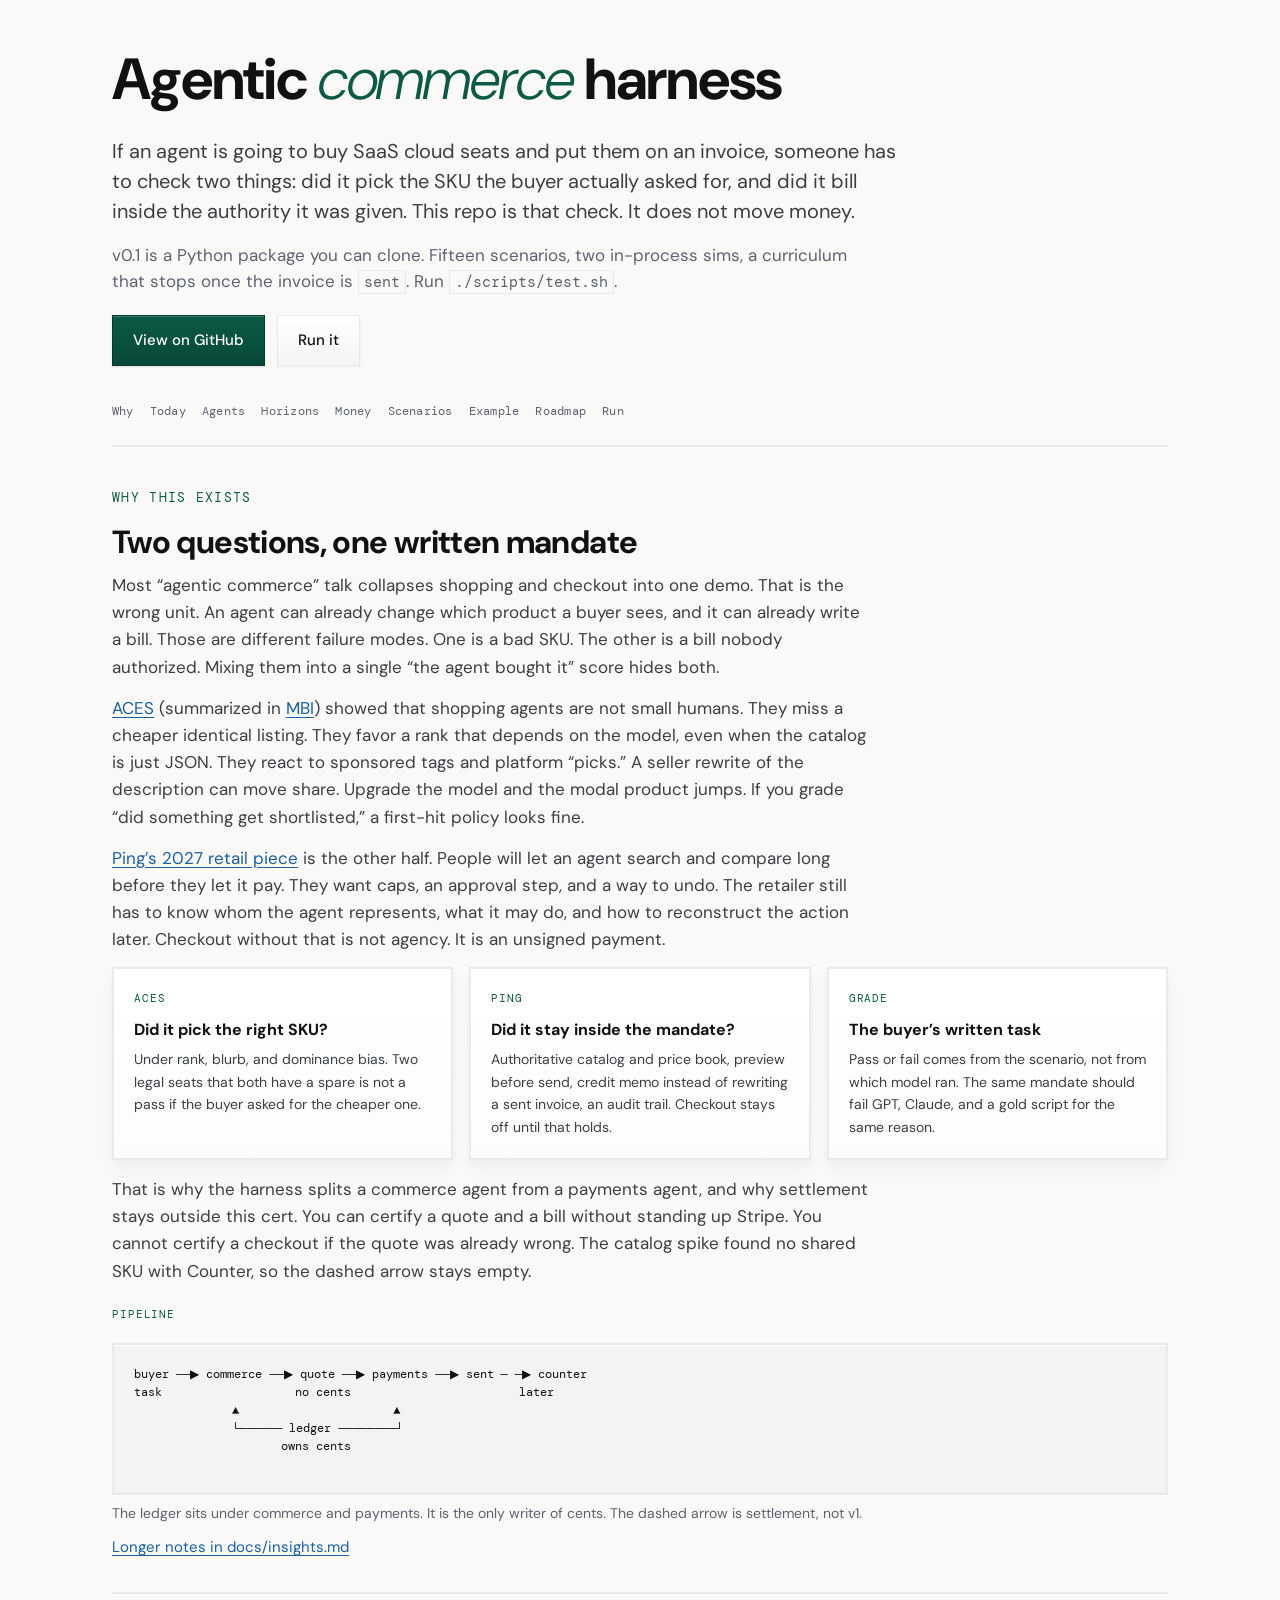
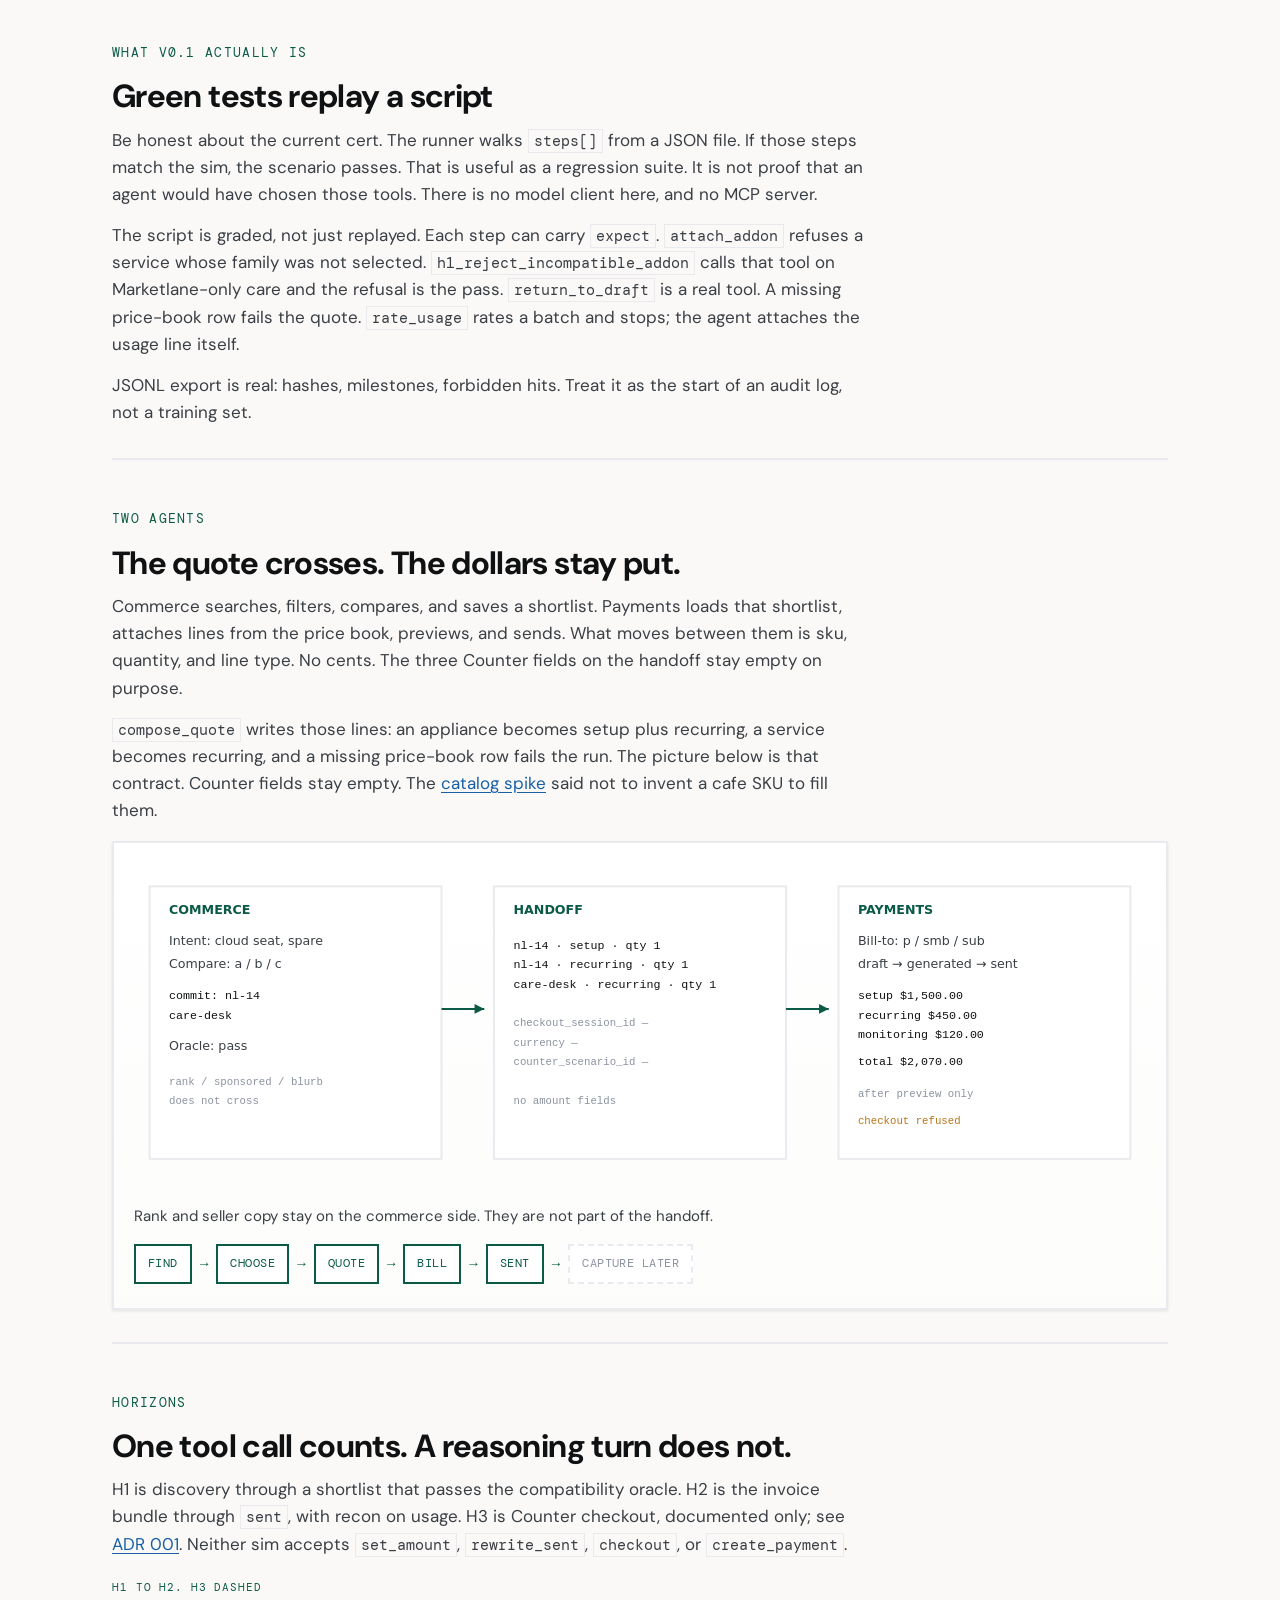
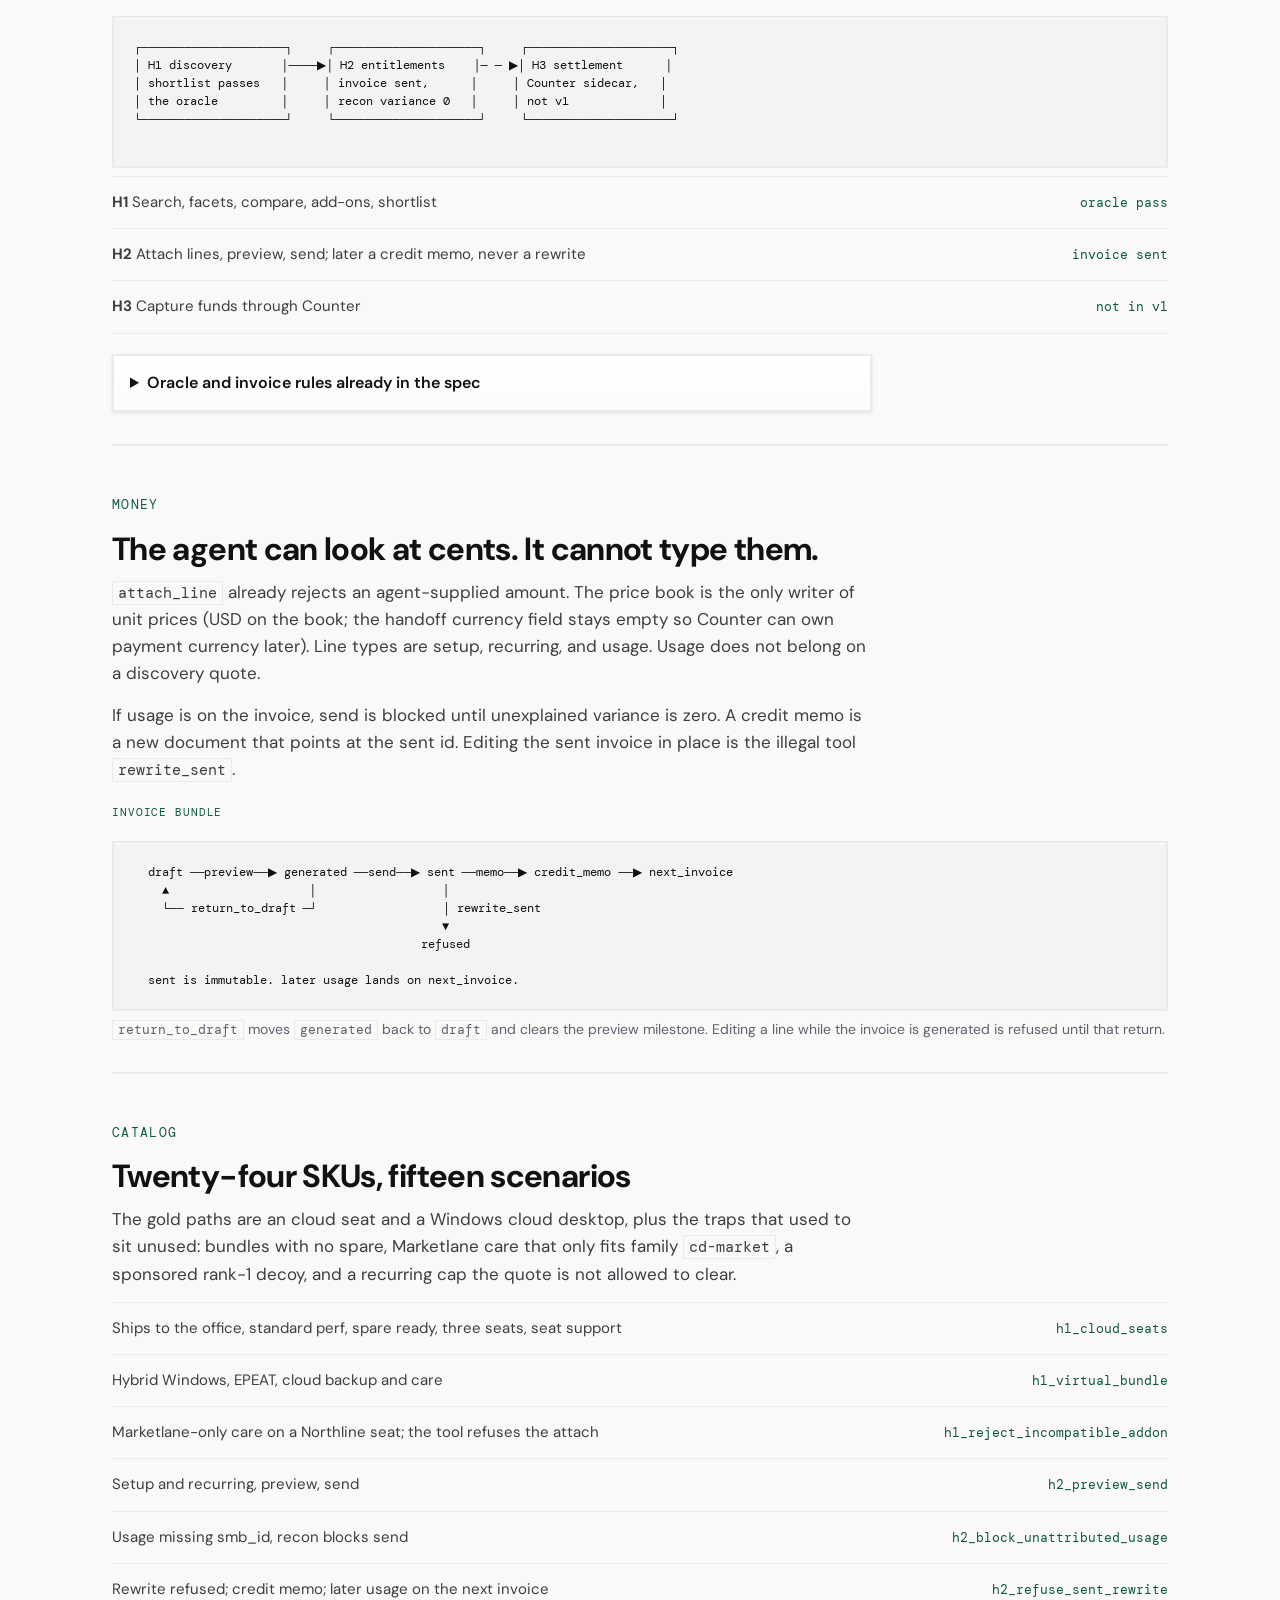
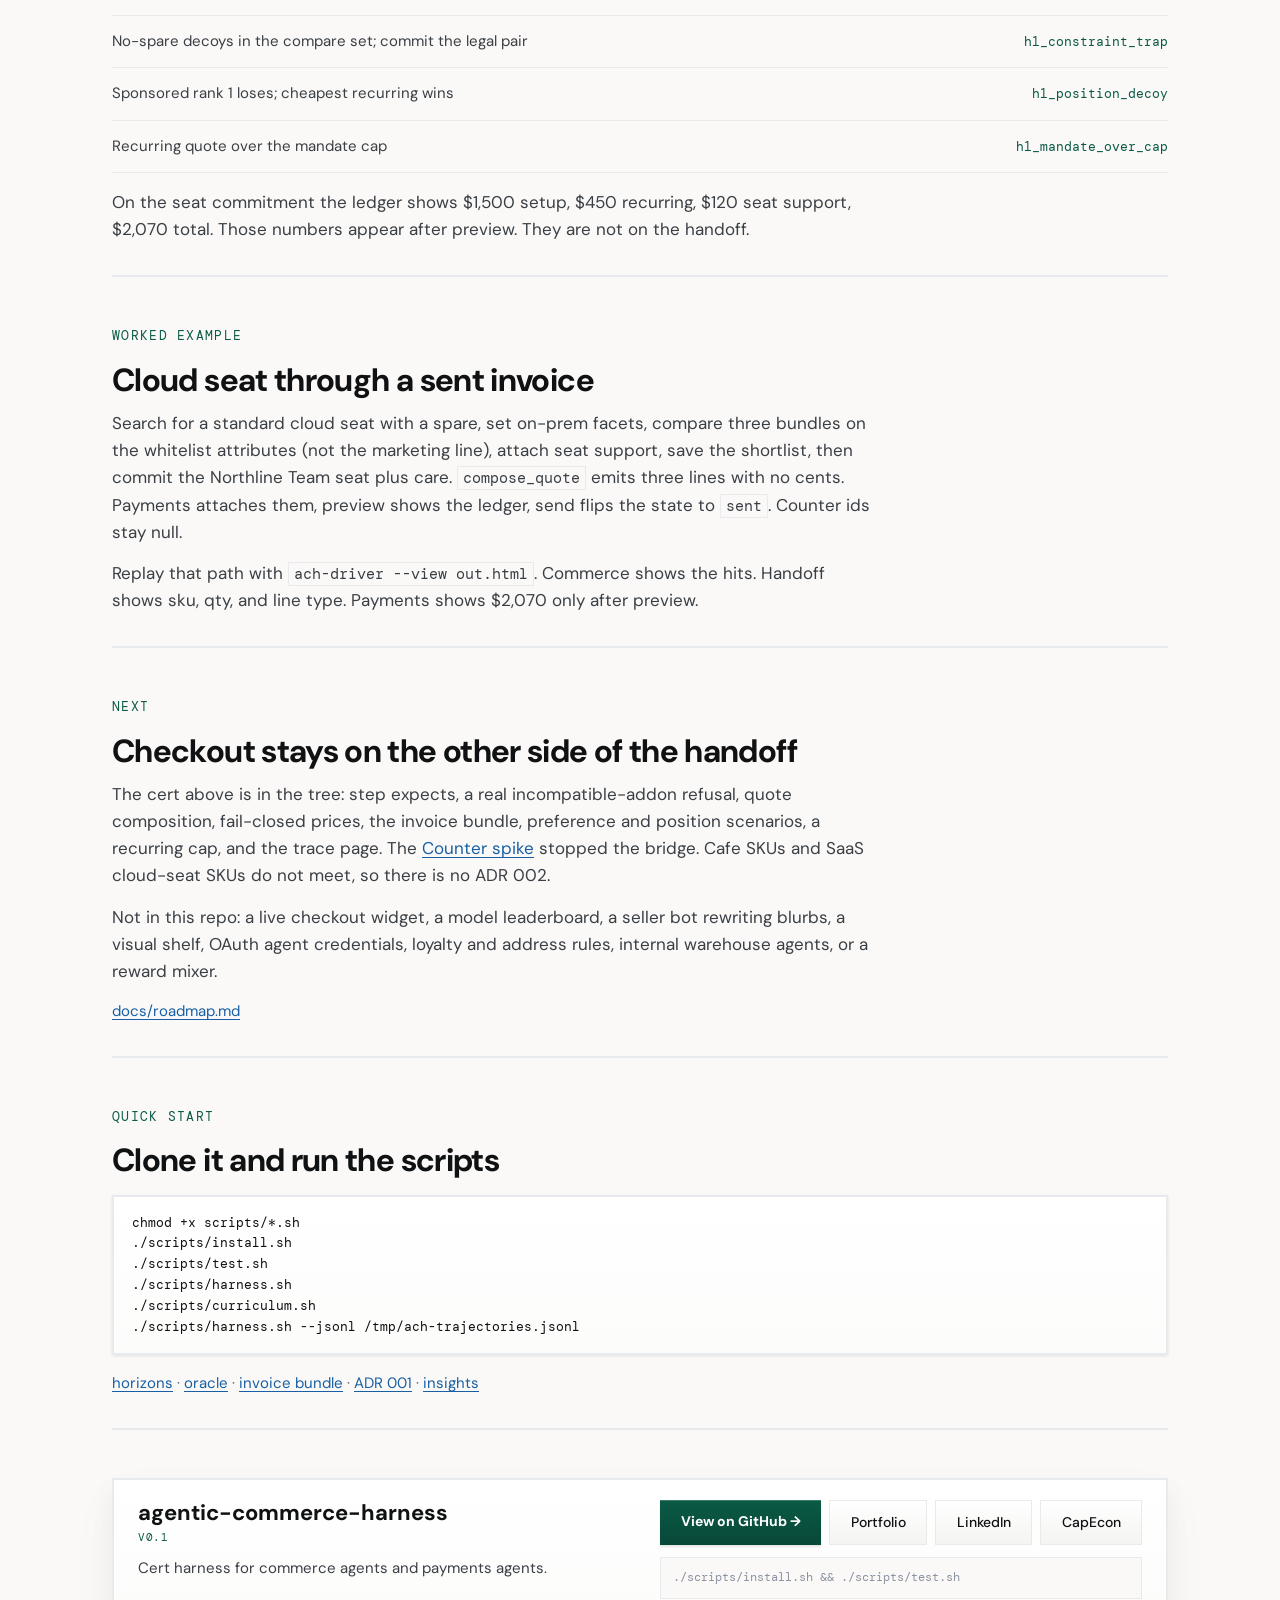
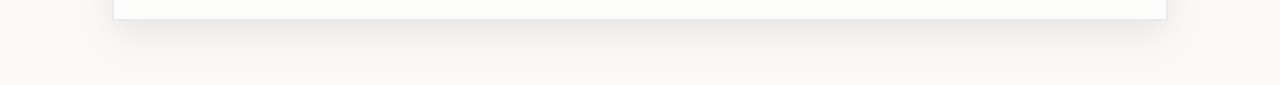
<file: docs/index.html>
<!DOCTYPE html>
<html lang="en">

<head>
  <meta charset="UTF-8">
  <meta name="viewport" content="width=device-width, initial-scale=1.0">
  <title>A cert for agents that shop and bill, before they check out</title>
  <meta name="description"
    content="Agents already pick SKUs and write invoices. Rank, seller copy, and missing permission all change the outcome. This harness grades the written buyer mandate, not which model ran.">
  <meta property="og:title" content="agentic-commerce-harness">
  <meta property="og:description"
    content="Grade shopping agents on the SKU they pick, and billing agents on whether they stay inside a mandate. Ledger owns cents. Checkout comes later.">
  <link rel="preconnect" href="https://fonts.googleapis.com">
  <link rel="preconnect" href="https://fonts.gstatic.com" crossorigin>
  <link
    href="https://fonts.googleapis.com/css2?family=DM+Mono:wght@400;500&family=DM+Sans:ital,wght@0,300;0,400;0,500;0,700;1,400&display=swap"
    rel="stylesheet">
  <link rel="stylesheet" href="assets/style.css">
</head>

<body>
  <a class="skip-link" href="#main">Skip to content</a>

  <main id="main">
    <header>
      <h1>Agentic <em>commerce</em> harness</h1>
      <p class="subhead">If an agent is going to buy SaaS cloud seats and put them on an invoice, someone has to check two
        things: did it pick the SKU the buyer actually asked for, and did it bill inside the authority it was given.
        This repo is that check. It does not move money.</p>
      <p class="subhead-secondary">v0.1 is a Python package you can clone. Fifteen scenarios, two in-process sims, a
        curriculum that stops once the invoice is <code>sent</code>. Run
        <code>./scripts/test.sh</code>.</p>
      <div class="hero-actions">
        <a class="btn btn-primary" href="https://github.com/b-lavania/agentic-commerce-harness" target="_blank"
          rel="noopener">View on GitHub</a>
        <a class="btn btn-secondary" href="#run">Run it</a>
      </div>
    </header>

    <nav aria-label="Sections">
      <ul class="anchor-nav">
        <li><a href="#why">Why</a></li>
        <li><a href="#gap">Today</a></li>
        <li><a href="#agents">Agents</a></li>
        <li><a href="#horizons">Horizons</a></li>
        <li><a href="#money">Money</a></li>
        <li><a href="#certifies">Scenarios</a></li>
        <li><a href="#example">Example</a></li>
        <li><a href="#roadmap">Roadmap</a></li>
        <li><a href="#run">Run</a></li>
      </ul>
    </nav>

    <section class="band" id="why" aria-labelledby="why-heading">
      <span class="kicker">Why this exists</span>
      <h2 id="why-heading">Two questions, one written mandate</h2>
      <p class="prose">Most “agentic commerce” talk collapses shopping and checkout into one demo. That is the wrong
        unit. An agent can already change which product a buyer sees, and it can already write a bill. Those are
        different failure modes. One is a bad SKU. The other is a bill nobody authorized. Mixing them into a single
        “the agent bought it” score hides both.</p>
      <p class="prose"><a href="https://arxiv.org/abs/2508.02630">ACES</a> (summarized in
        <a href="https://www.mbi-deepdives.com/the-promise-and-pitfall-of-agentic-commerce/">MBI</a>) showed that
        shopping agents are not small humans. They miss a cheaper identical listing. They favor a rank that depends on
        the model, even when the catalog is just JSON. They react to sponsored tags and platform “picks.” A seller
        rewrite of the description can move share. Upgrade the model and the modal product jumps. If you grade
        “did something get shortlisted,” a first-hit policy looks fine.</p>
      <p class="prose"><a
          href="https://www.pingidentity.com/en-us/docs/blogs/agentic-commerce-2027-retail-agency">Ping’s 2027 retail
          piece</a> is the other half. People will let an agent search and compare long before they let it pay. They
        want caps, an approval step, and a way to undo. The retailer still has to know whom the agent represents, what
        it may do, and how to reconstruct the action later. Checkout without that is not agency. It is an unsigned
        payment.</p>
      <div class="work-principles">
        <div class="principle">
          <span class="principle-num shipped">ACES</span>
          <div class="principle-title">Did it pick the right SKU?</div>
          <p class="principle-desc">Under rank, blurb, and dominance bias. Two legal seats that both have a spare is
            not a pass if the buyer asked for the cheaper one.</p>
        </div>
        <div class="principle">
          <span class="principle-num shipped">Ping</span>
          <div class="principle-title">Did it stay inside the mandate?</div>
          <p class="principle-desc">Authoritative catalog and price book, preview before send, credit memo instead of
            rewriting a sent invoice, an audit trail. Checkout stays off until that holds.</p>
        </div>
        <div class="principle">
          <span class="principle-num shipped">Grade</span>
          <div class="principle-title">The buyer’s written task</div>
          <p class="principle-desc">Pass or fail comes from the scenario, not from which model ran. The same mandate
            should fail GPT, Claude, and a gold script for the same reason.</p>
        </div>
      </div>
      <p class="prose" style="margin-top: 16px;">That is why the harness splits a commerce agent from a payments agent,
        and why settlement stays outside this cert. You can certify a quote and a bill without standing up Stripe.
        You cannot certify a checkout if the quote was already wrong. The catalog spike found no shared SKU with
        Counter, so the dashed arrow stays empty.</p>
      <p class="diagram-label">Pipeline</p>
      <div class="flow-diagram">
        <pre class="diagram-box" role="img" aria-label="Buyer task to commerce to quote to payments to sent. Counter is later. Ledger owns cents.">
buyer ──▶ commerce ──▶ quote ──▶ payments ──▶ sent ─ ─▶ counter
task                   no cents                        later
              ▲                      ▲
              └────── ledger ────────┘
                     owns cents
        </pre>
      </div>
      <p class="state-diagram-note">The ledger sits under commerce and payments. It is the only writer of cents. The dashed arrow is settlement, not v1.</p>
      <p class="longform-link"><a href="insights.md">Longer notes in docs/insights.md</a></p>
    </section>

    <section class="band" id="gap" aria-labelledby="gap-heading">
      <span class="kicker">What v0.1 actually is</span>
      <h2 id="gap-heading">Green tests replay a script</h2>
      <p class="prose">Be honest about the current cert. The runner walks <code>steps[]</code> from a JSON file. If
        those steps match the sim, the scenario passes. That is useful as a regression suite. It is not proof that an
        agent would have chosen those tools. There is no model client here, and no MCP server.</p>
      <p class="prose">The script is graded, not just replayed. Each step can carry <code>expect</code>.
        <code>attach_addon</code> refuses a service whose family was not selected.
        <code>h1_reject_incompatible_addon</code> calls that tool on Marketlane-only care and the refusal is the pass.
        <code>return_to_draft</code> is a real tool. A missing price-book row fails the quote. <code>rate_usage</code>
        rates a batch and stops; the agent attaches the usage line itself.</p>
      <p class="prose">JSONL export is real: hashes, milestones, forbidden hits. Treat it as the start of an audit
        log, not a training set.</p>
    </section>

    <section class="band" id="agents" aria-labelledby="agents-heading">
      <span class="kicker">Two agents</span>
      <h2 id="agents-heading">The quote crosses. The dollars stay put.</h2>
      <p class="prose">Commerce searches, filters, compares, and saves a shortlist. Payments loads that shortlist,
        attaches lines from the price book, previews, and sends. What moves between them is sku, quantity, and line
        type. No cents. The three Counter fields on the handoff stay empty on purpose.</p>
      <p class="prose"><code>compose_quote</code> writes those lines: an appliance becomes setup plus recurring, a
        service becomes recurring, and a missing price-book row fails the run. The picture below is that contract.
        Counter fields stay empty. The <a href="bridge-spike.md">catalog spike</a> said not to invent a cafe SKU to fill
        them.</p>
      <div class="handoff-card">
        <svg xmlns="http://www.w3.org/2000/svg" viewBox="0 0 1040 340" role="img" aria-labelledby="handoff-title handoff-desc">
          <title id="handoff-title">Commerce to handoff to payments</title>
          <desc id="handoff-desc">Three lanes. Quote lines cross the handoff. Ledger cents appear only on the payments side. Counter fields stay empty.</desc>
          <rect fill="#ffffff" stroke="#e8eaed" stroke-width="2" x="16" y="24" width="300" height="280" />
          <rect fill="#ffffff" stroke="#e8eaed" stroke-width="2" x="370" y="24" width="300" height="280" />
          <rect fill="#ffffff" stroke="#e8eaed" stroke-width="2" x="724" y="24" width="300" height="280" />
          <text fill="#0a5a46" font-family="system-ui,sans-serif" font-size="13" font-weight="700" x="36" y="52">COMMERCE</text>
          <text fill="#3a3f45" font-family="system-ui,sans-serif" font-size="13" x="36" y="84">Intent: cloud seat, spare</text>
          <text fill="#3a3f45" font-family="system-ui,sans-serif" font-size="13" x="36" y="108">Compare: a / b / c</text>
          <text fill="#0f1112" font-family="ui-monospace,monospace" font-size="12" x="36" y="140">commit: nl-14</text>
          <text fill="#0f1112" font-family="ui-monospace,monospace" font-size="12" x="36" y="160">         care-desk</text>
          <text fill="#3a3f45" font-family="system-ui,sans-serif" font-size="13" x="36" y="192">Oracle: pass</text>
          <text fill="#8b92a0" font-family="ui-monospace,monospace" font-size="11" x="36" y="228">rank / sponsored / blurb</text>
          <text fill="#8b92a0" font-family="ui-monospace,monospace" font-size="11" x="36" y="248">does not cross</text>
          <text fill="#0a5a46" font-family="system-ui,sans-serif" font-size="13" font-weight="700" x="390" y="52">HANDOFF</text>
          <text fill="#0f1112" font-family="ui-monospace,monospace" font-size="12" x="390" y="88">nl-14 · setup · qty 1</text>
          <text fill="#0f1112" font-family="ui-monospace,monospace" font-size="12" x="390" y="108">nl-14 · recurring · qty 1</text>
          <text fill="#0f1112" font-family="ui-monospace,monospace" font-size="12" x="390" y="128">care-desk · recurring · qty 1</text>
          <text fill="#8b92a0" font-family="ui-monospace,monospace" font-size="11" x="390" y="168">checkout_session_id —</text>
          <text fill="#8b92a0" font-family="ui-monospace,monospace" font-size="11" x="390" y="188">currency —</text>
          <text fill="#8b92a0" font-family="ui-monospace,monospace" font-size="11" x="390" y="208">counter_scenario_id —</text>
          <text fill="#8b92a0" font-family="ui-monospace,monospace" font-size="11" x="390" y="248">no amount fields</text>
          <text fill="#0a5a46" font-family="system-ui,sans-serif" font-size="13" font-weight="700" x="744" y="52">PAYMENTS</text>
          <text fill="#3a3f45" font-family="system-ui,sans-serif" font-size="13" x="744" y="84">Bill-to: p / smb / sub</text>
          <text fill="#3a3f45" font-family="system-ui,sans-serif" font-size="13" x="744" y="108">draft → generated → sent</text>
          <text fill="#0f1112" font-family="ui-monospace,monospace" font-size="12" x="744" y="140">setup $1,500.00</text>
          <text fill="#0f1112" font-family="ui-monospace,monospace" font-size="12" x="744" y="160">recurring $450.00</text>
          <text fill="#0f1112" font-family="ui-monospace,monospace" font-size="12" x="744" y="180">monitoring $120.00</text>
          <text fill="#0f1112" font-family="ui-monospace,monospace" font-size="12" x="744" y="208">total $2,070.00</text>
          <text fill="#8b92a0" font-family="ui-monospace,monospace" font-size="11" x="744" y="240">after preview only</text>
          <text fill="#ba7517" font-family="ui-monospace,monospace" font-size="11" x="744" y="268">checkout refused</text>
          <path stroke="#0a5a46" stroke-width="2" fill="none" d="M 316 150 L 360 150" />
          <polygon fill="#0a5a46" points="360,150 350,145 350,155" />
          <path stroke="#0a5a46" stroke-width="2" fill="none" d="M 670 150 L 714 150" />
          <polygon fill="#0a5a46" points="714,150 704,145 704,155" />
        </svg>
        <p class="handoff-caption">Rank and seller copy stay on the commerce side. They are not part of the handoff.</p>
        <ol class="state-flow" aria-label="Find, choose, quote, bill, sent. Capture is later.">
          <li><span class="node on">Find</span><span class="arrow" aria-hidden="true">→</span></li>
          <li><span class="node on">Choose</span><span class="arrow" aria-hidden="true">→</span></li>
          <li><span class="node on">Quote</span><span class="arrow" aria-hidden="true">→</span></li>
          <li><span class="node on">Bill</span><span class="arrow" aria-hidden="true">→</span></li>
          <li><span class="node on">Sent</span><span class="arrow" aria-hidden="true">→</span></li>
          <li><span class="node ghost">Capture later</span></li>
        </ol>
      </div>
    </section>

    <section class="band" id="horizons" aria-labelledby="horizons-heading">
      <span class="kicker">Horizons</span>
      <h2 id="horizons-heading">One tool call counts. A reasoning turn does not.</h2>
      <p class="prose">H1 is discovery through a shortlist that passes the compatibility oracle. H2 is the invoice
        bundle through <code>sent</code>, with recon on usage. H3 is Counter checkout, documented only; see
        <a href="adr/001-no-counter-v1.md">ADR 001</a>. Neither sim accepts <code>set_amount</code>,
        <code>rewrite_sent</code>, <code>checkout</code>, or <code>create_payment</code>.</p>
      <p class="diagram-label">H1 to H2. H3 dashed</p>
      <div class="flow-diagram">
        <pre class="diagram-box" role="img" aria-label="Horizon 1 discovery to Horizon 2 entitlements. Horizon 3 settlement is deferred.">
┌────────────────────┐     ┌────────────────────┐     ┌────────────────────┐
│ H1 discovery       │────▶│ H2 entitlements    │─ ─ ▶│ H3 settlement      │
│ shortlist passes   │     │ invoice sent,      │     │ Counter sidecar,   │
│ the oracle         │     │ recon variance 0   │     │ not v1             │
└────────────────────┘     └────────────────────┘     └────────────────────┘
        </pre>
      </div>
      <div class="situation-rows">
        <div class="situation-row">
          <div class="situation-case"><strong>H1</strong> Search, facets, compare, add-ons, shortlist</div>
          <div class="situation-call">oracle pass</div>
        </div>
        <div class="situation-row">
          <div class="situation-case"><strong>H2</strong> Attach lines, preview, send; later a credit memo, never a rewrite</div>
          <div class="situation-call">invoice sent</div>
        </div>
        <div class="situation-row">
          <div class="situation-case"><strong>H3</strong> Capture funds through Counter</div>
          <div class="situation-call">not in v1</div>
        </div>
      </div>
      <details class="glossary-details">
        <summary>Oracle and invoice rules already in the spec</summary>
        <div class="glossary-item">
          <span class="glossary-term">Oracle</span>
          Shortlist of 1–4. Appliances have to match the buyer’s deployment, perf, spare, os, license, and
          certs. A service only stays if its <code>compatible_with</code> hits a shortlisted appliance family. Compare
          tables drop marketing copy. If search returned nothing, the agent has to refine before it saves.
        </div>
        <div class="glossary-item">
          <span class="glossary-term">Invoice</span>
          Draft, generated, sent. After sent, the only legal correction is a credit memo onto the next invoice. Usage
          needs partner, SMB, and subscription ids. Preview will not promote to generated if rated cents and invoice
          cents disagree.
        </div>
      </details>
    </section>

    <section class="band" id="money" aria-labelledby="money-heading">
      <span class="kicker">Money</span>
      <h2 id="money-heading">The agent can look at cents. It cannot type them.</h2>
      <p class="prose"><code>attach_line</code> already rejects an agent-supplied amount. The price book is the only
        writer of unit prices (USD on the book; the handoff currency field stays empty so Counter can own payment
        currency later). Line types are setup, recurring, and usage. Usage does not belong on a discovery quote.</p>
      <p class="prose">If usage is on the invoice, send is blocked until unexplained variance is zero. A credit memo
        is a new document that points at the sent id. Editing the sent invoice in place is the illegal tool
        <code>rewrite_sent</code>.</p>
      <p class="diagram-label">Invoice bundle</p>
      <div class="flow-diagram">
        <pre class="diagram-box" role="img" aria-label="Invoice states: draft to generated to sent. Sent to credit memo to next invoice. Rewrite of sent is refused.">
  draft ──preview──▶ generated ──send──▶ sent ──memo──▶ credit_memo ──▶ next_invoice
    ▲                    │                  │
    └── return_to_draft ─┘                  │ rewrite_sent
                                            ▼
                                         refused

  sent is immutable. later usage lands on next_invoice.</pre>
      </div>
      <p class="state-diagram-note"><code>return_to_draft</code> moves <code>generated</code> back to <code>draft</code> and clears the preview milestone. Editing a line while the invoice is generated is refused until that return.</p>
    </section>

    <section class="band" id="certifies" aria-labelledby="certifies-heading">
      <span class="kicker">Catalog</span>
      <h2 id="certifies-heading">Twenty-four SKUs, fifteen scenarios</h2>
      <p class="prose">The gold paths are an cloud seat and a Windows cloud desktop, plus the traps that used to sit
        unused: bundles with no spare, Marketlane care that only fits family <code>cd-market</code>, a sponsored rank-1 decoy,
        and a recurring cap the quote is not allowed to clear.</p>
      <div class="situation-rows">
        <div class="situation-row">
          <div class="situation-case">Ships to the office, standard perf, spare ready, three seats, seat support</div>
          <div class="situation-call">h1_cloud_seats</div>
        </div>
        <div class="situation-row">
          <div class="situation-case">Hybrid Windows, EPEAT, cloud backup and care</div>
          <div class="situation-call">h1_virtual_bundle</div>
        </div>
        <div class="situation-row">
          <div class="situation-case">Marketlane-only care on a Northline seat; the tool refuses the attach</div>
          <div class="situation-call">h1_reject_incompatible_addon</div>
        </div>
        <div class="situation-row">
          <div class="situation-case">Setup and recurring, preview, send</div>
          <div class="situation-call">h2_preview_send</div>
        </div>
        <div class="situation-row">
          <div class="situation-case">Usage missing smb_id, recon blocks send</div>
          <div class="situation-call">h2_block_unattributed_usage</div>
        </div>
        <div class="situation-row">
          <div class="situation-case">Rewrite refused; credit memo; later usage on the next invoice</div>
          <div class="situation-call">h2_refuse_sent_rewrite</div>
        </div>
        <div class="situation-row">
          <div class="situation-case">No-spare decoys in the compare set; commit the legal pair</div>
          <div class="situation-call">h1_constraint_trap</div>
        </div>
        <div class="situation-row">
          <div class="situation-case">Sponsored rank 1 loses; cheapest recurring wins</div>
          <div class="situation-call">h1_position_decoy</div>
        </div>
        <div class="situation-row">
          <div class="situation-case">Recurring quote over the mandate cap</div>
          <div class="situation-call">h1_mandate_over_cap</div>
        </div>
      </div>
      <p class="prose" style="margin-top: 16px;">On the seat commitment the ledger shows $1,500 setup, $450
        recurring, $120 seat support, $2,070 total. Those numbers appear after preview. They are not on the handoff.</p>
    </section>

    <section class="band" id="example" aria-labelledby="example-heading">
      <span class="kicker">Worked example</span>
      <h2 id="example-heading">Cloud seat through a sent invoice</h2>
      <p class="prose">Search for a standard cloud seat with a spare, set on-prem facets, compare three bundles on
        the whitelist attributes (not the marketing line), attach seat support, save the shortlist, then commit the
        Northline Team seat plus care. <code>compose_quote</code> emits three lines with no cents. Payments attaches them,
        preview shows the ledger, send flips the state to <code>sent</code>. Counter ids stay null.</p>
      <p class="prose">Replay that path with <code>ach-driver --view out.html</code>. Commerce shows the hits. Handoff
        shows sku, qty, and line type. Payments shows $2,070 only after preview.</p>
    </section>

    <section class="band" id="roadmap" aria-labelledby="roadmap-heading">
      <span class="kicker">Next</span>
      <h2 id="roadmap-heading">Checkout stays on the other side of the handoff</h2>
      <p class="prose">The cert above is in the tree: step expects, a real incompatible-addon refusal, quote
        composition, fail-closed prices, the invoice bundle, preference and position scenarios, a recurring cap, and
        the trace page. The <a href="bridge-spike.md">Counter spike</a> stopped the bridge. Cafe SKUs and SaaS cloud-seat
        SKUs do not meet, so there is no ADR 002.</p>
      <p class="prose">Not in this repo: a live checkout widget, a model leaderboard, a seller bot rewriting blurbs, a
        visual shelf, OAuth agent credentials, loyalty and address rules, internal warehouse agents, or a reward
        mixer.</p>
      <p class="longform-link"><a href="roadmap.md">docs/roadmap.md</a></p>
    </section>

    <section class="band" id="run" aria-labelledby="run-heading">
      <span class="kicker">Quick start</span>
      <h2 id="run-heading">Clone it and run the scripts</h2>
      <div class="pre-block">
        <pre>chmod +x scripts/*.sh
./scripts/install.sh
./scripts/test.sh
./scripts/harness.sh
./scripts/curriculum.sh
./scripts/harness.sh --jsonl /tmp/ach-trajectories.jsonl</pre>
      </div>
      <p class="longform-link" style="margin-top: 16px;">
        <a href="https://github.com/b-lavania/agentic-commerce-harness/blob/main/pattern-spec/horizons.md">horizons</a>
        ·
        <a href="https://github.com/b-lavania/agentic-commerce-harness/blob/main/pattern-spec/oracle.md">oracle</a>
        ·
        <a href="https://github.com/b-lavania/agentic-commerce-harness/blob/main/pattern-spec/invoice-bundle.md">invoice bundle</a>
        ·
        <a href="adr/001-no-counter-v1.md">ADR 001</a>
        ·
        <a href="insights.md">insights</a>
      </p>
    </section>

    <footer class="footer-contact">
      <div class="footer-contact-identity">
        <div class="footer-contact-name">agentic-commerce-harness</div>
        <div class="footer-contact-role">v0.1</div>
        <p class="footer-contact-desc">Cert harness for commerce agents and payments agents.</p>
      </div>
      <div class="footer-contact-actions">
        <div class="footer-contact-links">
          <a href="https://github.com/b-lavania/agentic-commerce-harness" class="btn-cta" target="_blank"
            rel="noopener">View on GitHub →</a>
          <a href="https://blavania.com/" class="btn-cta-secondary" target="_blank" rel="noopener">Portfolio</a>
          <a href="https://linkedin.com/in/blavania" class="btn-cta-secondary" target="_blank"
            rel="noopener">LinkedIn</a>
          <a href="https://capecon.blavania.com" class="btn-cta-secondary" target="_blank"
            rel="noopener">CapEcon</a>
        </div>
        <p class="install-hint">./scripts/install.sh &amp;&amp; ./scripts/test.sh</p>
      </div>
    </footer>
  </main>
</body>

</html>
</file>
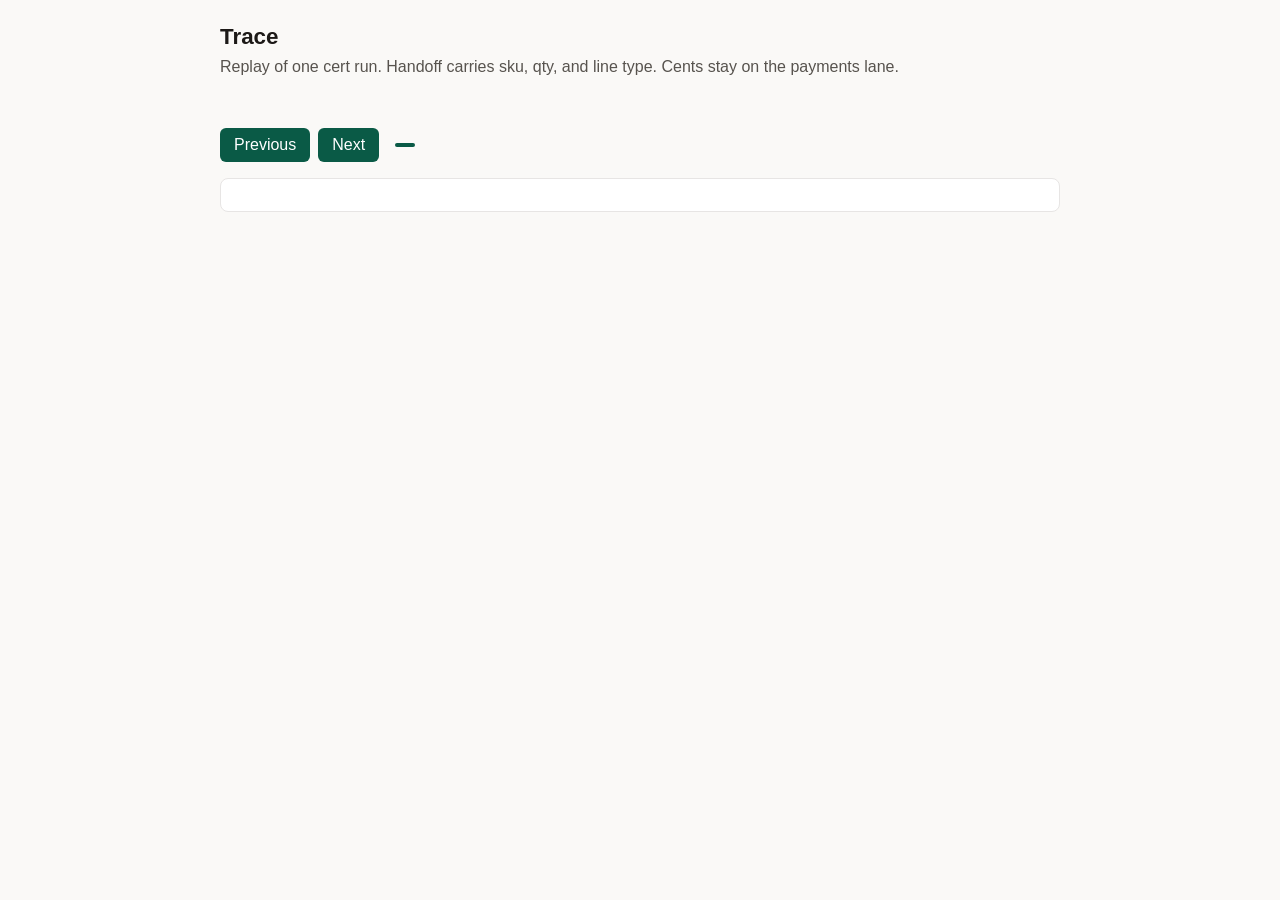
<file: src/ach/harness/trace_view.html>
<!DOCTYPE html>
<html lang="en">
<head>
  <meta charset="utf-8">
  <meta name="viewport" content="width=device-width, initial-scale=1">
  <title>Harness trace</title>
  <style>
    :root {
      color-scheme: light;
      --paper: #faf9f7;
      --ink: #1c1917;
      --muted: #57534e;
      --line: #e7e5e4;
      --teal: #0a5a46;
      --commerce: #0a5a46;
      --handoff: #9a3412;
      --payments: #1e3a8a;
    }
    * { box-sizing: border-box; }
    body {
      margin: 0;
      font-family: "DM Sans", "Segoe UI", sans-serif;
      background: var(--paper);
      color: var(--ink);
    }
    header, main { max-width: 880px; margin: 0 auto; padding: 24px 20px; }
    header { padding-bottom: 0; }
    h1 { font-size: 1.4rem; margin: 0 0 8px; }
    p { color: var(--muted); margin: 0; }
    .journey { margin-top: 12px; font-family: "DM Mono", ui-monospace, monospace; font-size: 0.85rem; }
    .controls { display: flex; gap: 8px; align-items: center; margin: 16px 0; }
    button {
      background: var(--teal);
      color: white;
      border: 0;
      border-radius: 6px;
      padding: 8px 14px;
      font: inherit;
      cursor: pointer;
    }
    button:disabled { opacity: 0.4; cursor: default; }
    .lane {
      display: inline-block;
      color: white;
      border-radius: 999px;
      padding: 2px 10px;
      font-size: 0.8rem;
      text-transform: uppercase;
      letter-spacing: 0.04em;
    }
    .lane.commerce { background: var(--commerce); }
    .lane.handoff { background: var(--handoff); }
    .lane.payments { background: var(--payments); }
    pre {
      background: white;
      border: 1px solid var(--line);
      border-radius: 8px;
      padding: 16px;
      overflow: auto;
      font-family: "DM Mono", ui-monospace, monospace;
      font-size: 0.82rem;
      line-height: 1.45;
    }
    .money { font-weight: 650; margin: 8px 0 0; color: var(--ink); }
  </style>
</head>
<body>
  <header>
    <h1 id="title">Trace</h1>
    <p id="blurb">Replay of one cert run. Handoff carries sku, qty, and line type. Cents stay on the payments lane.</p>
    <div class="journey" id="journey"></div>
  </header>
  <main>
    <div class="controls">
      <button id="prev" type="button">Previous</button>
      <button id="next" type="button">Next</button>
      <span id="pos"></span>
      <span id="lane" class="lane commerce"></span>
    </div>
    <p id="money" class="money"></p>
    <pre id="step"></pre>
  </main>
  <script type="application/json" id="ach-trace">__ACH_TRACE_JSON__</script>
  <script>
    const doc = JSON.parse(document.getElementById("ach-trace").textContent);
    const steps = doc.steps || [];
    let i = 0;
    const title = document.getElementById("title");
    const journey = document.getElementById("journey");
    const pos = document.getElementById("pos");
    const lane = document.getElementById("lane");
    const stepEl = document.getElementById("step");
    const money = document.getElementById("money");
    const prev = document.getElementById("prev");
    const next = document.getElementById("next");
    title.textContent = doc.title || "Trace";
    journey.textContent = (doc.journey || []).join(" → ");

    function dollars(cents) {
      return "$" + (cents / 100).toLocaleString("en-US", { minimumFractionDigits: 2, maximumFractionDigits: 2 });
    }

    function render() {
      const step = steps[i] || {};
      pos.textContent = steps.length ? (i + 1) + " / " + steps.length : "0 / 0";
      lane.textContent = step.lane || "";
      lane.className = "lane " + (step.lane || "commerce");
      prev.disabled = i <= 0;
      next.disabled = i >= steps.length - 1;
      if (step.lane === "payments" && typeof step.total_cents === "number") {
        money.textContent = "Ledger " + dollars(step.total_cents) + " " + (step.currency || "USD");
      } else if (step.lane === "handoff") {
        money.textContent = "Handoff has no amounts. Counter fields are empty.";
      } else {
        money.textContent = "";
      }
      stepEl.textContent = JSON.stringify(step, null, 2);
    }

    prev.addEventListener("click", () => { if (i > 0) { i -= 1; render(); } });
    next.addEventListener("click", () => { if (i < steps.length - 1) { i += 1; render(); } });
    document.addEventListener("keydown", (event) => {
      if (event.key === "ArrowLeft") prev.click();
      if (event.key === "ArrowRight") next.click();
    });
    render();
  </script>
</body>
</html>
</file>
<file: docs/assets/style.css>
/* CapEcon / Blavania landing chrome for agentic-commerce-harness */

:root {
  --ink: #0f1112;
  --ink-mid: #3a3f45;
  --ink-soft: #5c6370;
  --ink-light: #8b92a0;
  --rule: #e8eaed;
  --teal: #0a5a46;
  --teal-light: #f1f8f6;
  --teal-mid: #1d9e75;
  --amber: #ba7517;
  --amber-light: #fdf6ec;
  --blue: #185fa5;
  --blue-light: #f0f7ff;
  --page: #faf9f7;
  --white: #ffffff;
  --surface-end: #fcfcfb;
  --mono: "DM Mono", monospace;
  --sans: "DM Sans", sans-serif;
  --shadow-sm: 0 1px 2px rgba(0, 0, 0, 0.05), 0 1px 4px rgba(0, 0, 0, 0.05),
    inset 0 1px 0 rgba(255, 255, 255, 0.8);
  --shadow-md: 0 4px 6px rgba(0, 0, 0, 0.02), 0 10px 15px rgba(0, 0, 0, 0.03),
    inset 0 1px 0 rgba(255, 255, 255, 0.9);
  --shadow-lg: 0 10px 25px rgba(0, 0, 0, 0.04), 0 20px 48px rgba(0, 0, 0, 0.04),
    inset 0 1px 0 rgba(255, 255, 255, 1);
  --radius: 0px;
  --section-gap: 48px;
  --section-pad: 32px;
  --block-gap: 16px;
}

*,
*::before,
*::after {
  box-sizing: border-box;
  margin: 0;
  padding: 0;
}

html {
  background: var(--page);
  scroll-behavior: smooth;
}

body {
  font-family: var(--sans);
  font-size: 19px;
  line-height: 1.65;
  color: var(--ink);
  background: var(--page);
  max-width: 1120px;
  margin: 0 auto;
  padding: 48px 32px 64px;
  -webkit-font-smoothing: antialiased;
}

a {
  color: var(--blue);
  text-decoration: underline;
  text-underline-offset: 3px;
}

a:hover {
  color: var(--teal);
}

.skip-link {
  position: absolute;
  top: -100px;
  left: 20px;
  background: var(--teal);
  color: var(--white);
  padding: 12px 24px;
  z-index: 100;
}

.skip-link:focus {
  top: 20px;
}

h1,
h2,
h3 {
  font-family: var(--sans);
  font-weight: 700;
  letter-spacing: -0.02em;
  line-height: 1.1;
  color: var(--ink);
}

h1 {
  font-size: 58px;
  margin-bottom: 24px;
}

h1 em {
  font-style: italic;
  font-weight: 300;
  color: var(--teal);
}

h2 {
  font-size: 32px;
  margin-bottom: 12px;
}

.kicker {
  font-family: var(--mono);
  font-size: 13px;
  letter-spacing: 0.1em;
  text-transform: uppercase;
  color: var(--teal);
  margin-bottom: 16px;
  display: block;
}

.subhead {
  font-size: 20px;
  color: var(--ink-mid);
  margin-bottom: 16px;
  max-width: 800px;
  line-height: 1.5;
}

.subhead-secondary {
  font-size: 17px;
  color: var(--ink-soft);
  max-width: 760px;
  line-height: 1.55;
  margin-bottom: 0;
}

.section-intro {
  color: var(--ink-mid);
  font-size: 17px;
  line-height: 1.55;
  max-width: 760px;
  margin-bottom: 16px;
}

.prose {
  color: var(--ink-mid);
  font-size: 17px;
  line-height: 1.6;
  max-width: 760px;
  margin-bottom: 14px;
}

.prose:last-child {
  margin-bottom: 0;
}

.prose strong {
  color: var(--ink);
  font-weight: 600;
}

header {
  margin-bottom: 24px;
}

.hero-actions {
  display: flex;
  flex-wrap: wrap;
  gap: 12px;
  margin-top: 20px;
}

.btn {
  display: inline-block;
  padding: 12px 20px;
  border-radius: 0;
  font-weight: 500;
  font-size: 15px;
  text-decoration: none;
  text-align: center;
}

.btn-primary {
  background: linear-gradient(to bottom, var(--teal), #084838);
  color: var(--white);
  border: 1px solid #063a2e;
  box-shadow: 0 1px 2px rgba(0, 0, 0, 0.1), inset 0 1px 0 rgba(255, 255, 255, 0.2);
}

.btn-primary:hover {
  background: linear-gradient(to bottom, #128265, var(--teal));
  border-color: #084838;
  color: var(--white);
}

.btn-secondary {
  background: linear-gradient(to bottom, #ffffff, #f4f4f2);
  color: var(--ink);
  border: 1px solid var(--rule);
  box-shadow: 0 1px 2px rgba(0, 0, 0, 0.05), inset 0 1px 0 #fff;
}

.btn-secondary:hover {
  border-color: var(--ink-light);
  background: #fcfcfb;
  color: var(--ink);
}

.anchor-nav {
  display: flex;
  flex-wrap: wrap;
  gap: 8px 16px;
  margin: 0 0 40px;
  padding: 12px 0 24px;
  border-bottom: 2px solid var(--rule);
  font-family: var(--mono);
  font-size: 12px;
  letter-spacing: 0.02em;
  list-style: none;
}

.anchor-nav a {
  color: var(--ink-soft);
  text-decoration: none;
}

.anchor-nav a:hover {
  color: var(--teal);
  text-decoration: underline;
  text-underline-offset: 3px;
}

.band {
  margin-bottom: var(--section-gap);
  padding-bottom: var(--section-pad);
  border-bottom: 2px solid var(--rule);
}

.work-principles {
  display: grid;
  grid-template-columns: repeat(3, 1fr);
  gap: var(--block-gap);
  margin-top: 8px;
}

.principle {
  background: linear-gradient(to bottom, #ffffff, #fcfcfb);
  border: 2px solid var(--rule);
  border-radius: var(--radius);
  padding: 20px;
  box-shadow: var(--shadow-md);
}

.principle-num {
  font-family: var(--mono);
  font-size: 11px;
  color: var(--ink-light);
  letter-spacing: 0.08em;
  text-transform: uppercase;
  margin-bottom: 12px;
  display: block;
}

.principle-num.shipped {
  color: var(--teal);
}

.principle-num.planned {
  color: var(--blue);
}

.principle-num.oos {
  color: var(--ink-light);
}

.principle-title {
  font-weight: 700;
  font-size: 16px;
  color: var(--ink);
  margin-bottom: 8px;
  line-height: 1.3;
}

.principle-desc {
  font-size: 14px;
  color: var(--ink-mid);
  line-height: 1.6;
}

.principle-desc code,
code {
  font-family: var(--mono);
  font-size: 0.9em;
  background: var(--page);
  padding: 1px 5px;
  border: 1px solid var(--rule);
}

.situation-rows {
  display: flex;
  flex-direction: column;
  gap: 0;
  margin: 8px 0 0;
}

.situation-row {
  display: grid;
  grid-template-columns: minmax(0, 1fr) auto;
  gap: 12px 24px;
  align-items: baseline;
  padding: 14px 0;
  border-top: 1px solid var(--rule);
}

.situation-row:last-child {
  border-bottom: 1px solid var(--rule);
}

.situation-case {
  font-size: 15px;
  color: var(--ink-mid);
  line-height: 1.55;
  min-width: 0;
}

.situation-call {
  font-family: var(--mono);
  font-size: 13px;
  color: var(--teal);
  line-height: 1.45;
  text-align: right;
  white-space: nowrap;
}

.situation-call.miss {
  color: var(--amber);
}

.glossary-details {
  margin-top: 20px;
  max-width: 760px;
  padding: 14px 16px;
  background: linear-gradient(to bottom, #ffffff, #fcfcfb);
  border: 2px solid var(--rule);
  box-shadow: var(--shadow-sm);
}

.glossary-details summary {
  font-size: 16px;
  font-weight: 600;
  color: var(--ink);
  cursor: pointer;
}

.glossary-item {
  font-size: 15px;
  color: var(--ink-mid);
  line-height: 1.55;
  margin-top: 14px;
  padding-top: 14px;
  border-top: 1px solid var(--rule);
}

.glossary-term {
  font-family: var(--mono);
  font-size: 13px;
  letter-spacing: 0.04em;
  color: var(--teal);
  font-weight: 500;
  display: block;
  margin-bottom: 4px;
}

.handoff-card {
  margin-top: 16px;
  background: linear-gradient(to bottom, #ffffff, #fcfcfb);
  border: 2px solid var(--rule);
  box-shadow: var(--shadow-sm);
  padding: 20px;
}

.handoff-card img,
.handoff-card svg {
  display: block;
  width: 100%;
  height: auto;
}

.handoff-caption {
  font-size: 15px;
  color: var(--ink-mid);
  margin-top: 12px;
  line-height: 1.5;
}

.journey-strip {
  font-family: var(--mono);
  font-size: 12px;
  letter-spacing: 0.06em;
  text-transform: uppercase;
  color: var(--teal);
  margin-top: 8px;
}

.flow-diagram {
  margin: 20px 0 8px;
  overflow-x: auto;
}

.diagram-box {
  font-family: var(--mono);
  font-size: 12px;
  line-height: 1.5;
  background: rgba(10, 90, 70, 0.03);
  border: 2px solid var(--rule);
  box-shadow: var(--shadow-sm);
  padding: 20px;
  color: var(--ink);
  overflow-x: auto;
  white-space: pre;
  margin: 0;
}

.diagram-label {
  font-family: var(--mono);
  font-size: 11px;
  letter-spacing: 0.08em;
  text-transform: uppercase;
  color: var(--teal);
  margin: 20px 0 10px;
}

.state-diagram-note {
  font-size: 14px;
  color: var(--ink-soft);
  margin-top: 8px;
  line-height: 1.45;
}

@media (max-width: 768px) {
  .diagram-box {
    font-size: 10px;
    padding: 14px;
  }
}

.state-flow {
  display: flex;
  flex-wrap: wrap;
  align-items: center;
  column-gap: 0;
  row-gap: 8px;
  list-style: none;
  margin: 16px 0 4px;
  padding: 0;
  font-family: var(--mono);
  font-size: 12px;
  letter-spacing: 0.04em;
  text-transform: uppercase;
}

.state-flow li {
  display: flex;
  align-items: center;
  gap: 0;
}

.state-flow .node {
  border: 2px solid var(--rule);
  background: var(--white);
  color: var(--ink);
  padding: 8px 12px;
  white-space: nowrap;
}

.state-flow .node.on {
  border-color: var(--teal);
  color: var(--teal);
}

.state-flow .node.ghost {
  border-style: dashed;
  color: var(--ink-light);
}

.state-flow .node.miss {
  border-color: var(--amber);
  color: var(--amber);
}

.state-flow .arrow {
  color: var(--teal);
  padding: 0 8px;
  font-size: 14px;
  letter-spacing: 0;
  text-transform: none;
}

.source-block {
  font-size: 15px;
  color: var(--ink-soft);
  line-height: 1.55;
  max-width: 760px;
  margin-bottom: 16px;
}

.pre-block {
  margin-top: 16px;
  background: linear-gradient(to bottom, #ffffff, #fcfcfb);
  border: 2px solid var(--rule);
  box-shadow: var(--shadow-sm);
  padding: 16px 18px;
  overflow-x: auto;
}

.pre-block pre {
  font-family: var(--mono);
  font-size: 13px;
  color: var(--ink);
  line-height: 1.6;
  white-space: pre;
}

.badge-legend {
  display: flex;
  flex-wrap: wrap;
  gap: 12px 20px;
  margin: 12px 0 20px;
  font-family: var(--mono);
  font-size: 12px;
  letter-spacing: 0.06em;
  text-transform: uppercase;
}

.badge-legend span {
  display: inline-flex;
  align-items: center;
  gap: 8px;
}

.badge-legend .dot {
  width: 8px;
  height: 8px;
  display: inline-block;
}

.badge-legend .dot.shipped {
  background: var(--teal);
}

.badge-legend .dot.planned {
  background: var(--blue);
}

.badge-legend .dot.oos {
  background: var(--ink-light);
}

.footer-contact {
  margin-top: 32px;
  padding: 20px 24px;
  background: linear-gradient(to bottom, #ffffff, #fcfcfb);
  border: 2px solid var(--rule);
  box-shadow: var(--shadow-lg);
  display: grid;
  grid-template-columns: 1fr 1fr;
  gap: 24px 40px;
  align-items: start;
}

.footer-contact-name {
  font-size: 22px;
  font-weight: 700;
  color: var(--ink);
  margin-bottom: 2px;
  line-height: 1.2;
}

.footer-contact-role {
  font-family: var(--mono);
  font-size: 11px;
  letter-spacing: 0.06em;
  text-transform: uppercase;
  color: var(--teal);
  margin-bottom: 10px;
}

.footer-contact-desc {
  font-size: 15px;
  color: var(--ink-mid);
  line-height: 1.5;
  margin-bottom: 0;
}

.footer-contact-actions {
  display: flex;
  flex-direction: column;
  gap: 12px;
  align-items: stretch;
  min-width: 0;
}

.footer-contact-links {
  display: flex;
  flex-wrap: wrap;
  gap: 8px;
  margin-bottom: 0;
}

.btn-cta {
  display: inline-block;
  background: linear-gradient(to bottom, var(--teal), #084838);
  color: var(--white);
  font-weight: 700;
  font-size: 14px;
  padding: 10px 14px;
  border-radius: 0;
  text-decoration: none;
  text-align: center;
  box-shadow: 0 2px 2px rgba(0, 0, 0, 0.1), inset 0 1px 0 rgba(255, 255, 255, 0.2);
  flex: 1 1 auto;
}

.btn-cta:hover {
  background: linear-gradient(to bottom, #128265, var(--teal));
  color: var(--white);
}

.btn-cta-secondary {
  display: inline-block;
  background: linear-gradient(to bottom, #ffffff, #f4f4f2);
  color: var(--ink);
  font-weight: 500;
  font-size: 14px;
  padding: 10px 14px;
  border: 1px solid var(--rule);
  text-decoration: none;
  text-align: center;
  flex: 1 1 auto;
}

.btn-cta-secondary:hover {
  border-color: var(--ink-light);
  color: var(--ink);
}

.install-hint {
  font-family: var(--mono);
  font-size: 12px;
  color: var(--ink-light);
  background: var(--page);
  padding: 10px 12px;
  border: 1px solid var(--rule);
  display: block;
  margin-bottom: 0;
  width: 100%;
  overflow-x: auto;
  white-space: nowrap;
}

.longform-link {
  font-size: 15px;
  color: var(--ink-soft);
  margin-top: 12px;
}

@media (max-width: 960px) {
  body {
    padding: 32px 20px;
  }

  .work-principles {
    grid-template-columns: 1fr;
  }

  h1 {
    font-size: 44px;
  }

  .footer-contact {
    grid-template-columns: 1fr;
    gap: 16px;
  }

  .footer-contact-links {
    flex-direction: column;
    align-items: stretch;
  }

  .situation-row {
    grid-template-columns: 1fr;
    gap: 6px;
  }

  .situation-call {
    text-align: left;
    white-space: normal;
  }
}

@media (max-width: 720px) {
  h1 {
    font-size: 36px;
  }

  h2 {
    font-size: 26px;
  }
}
</file>
